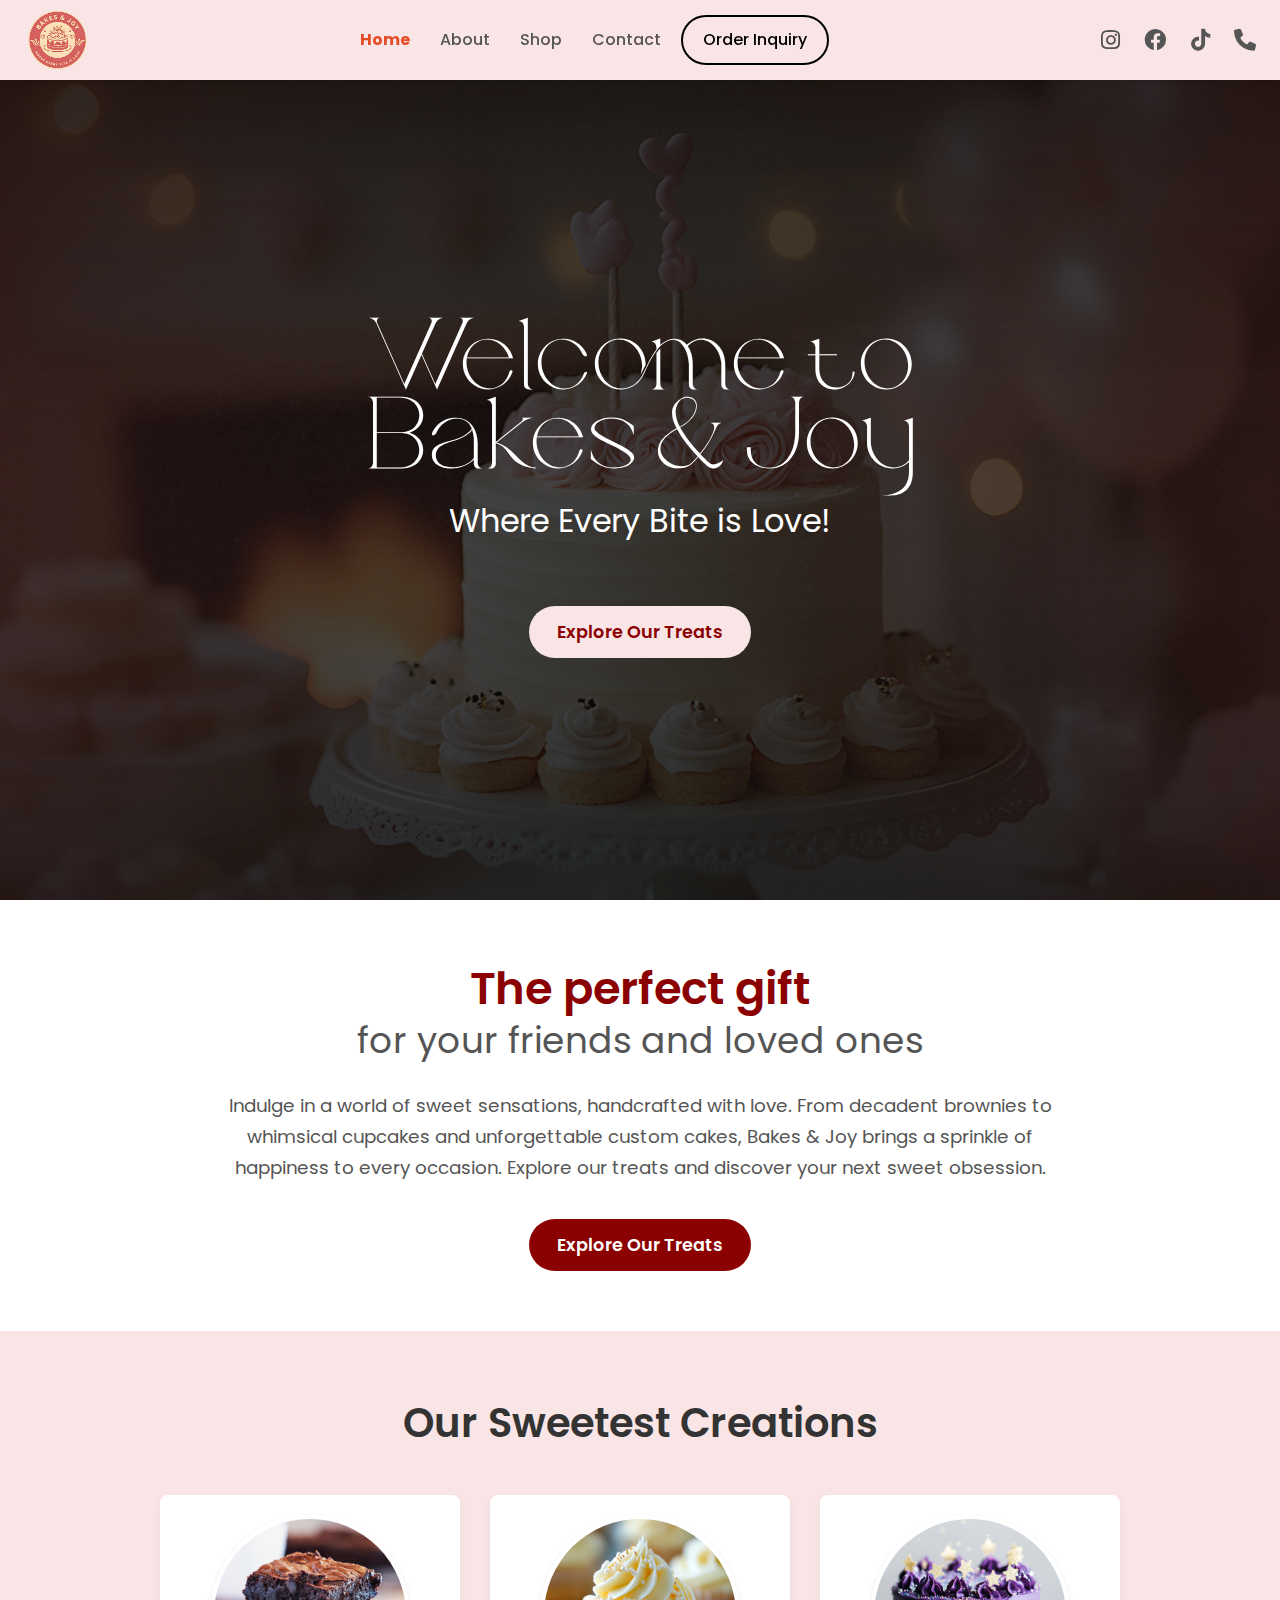
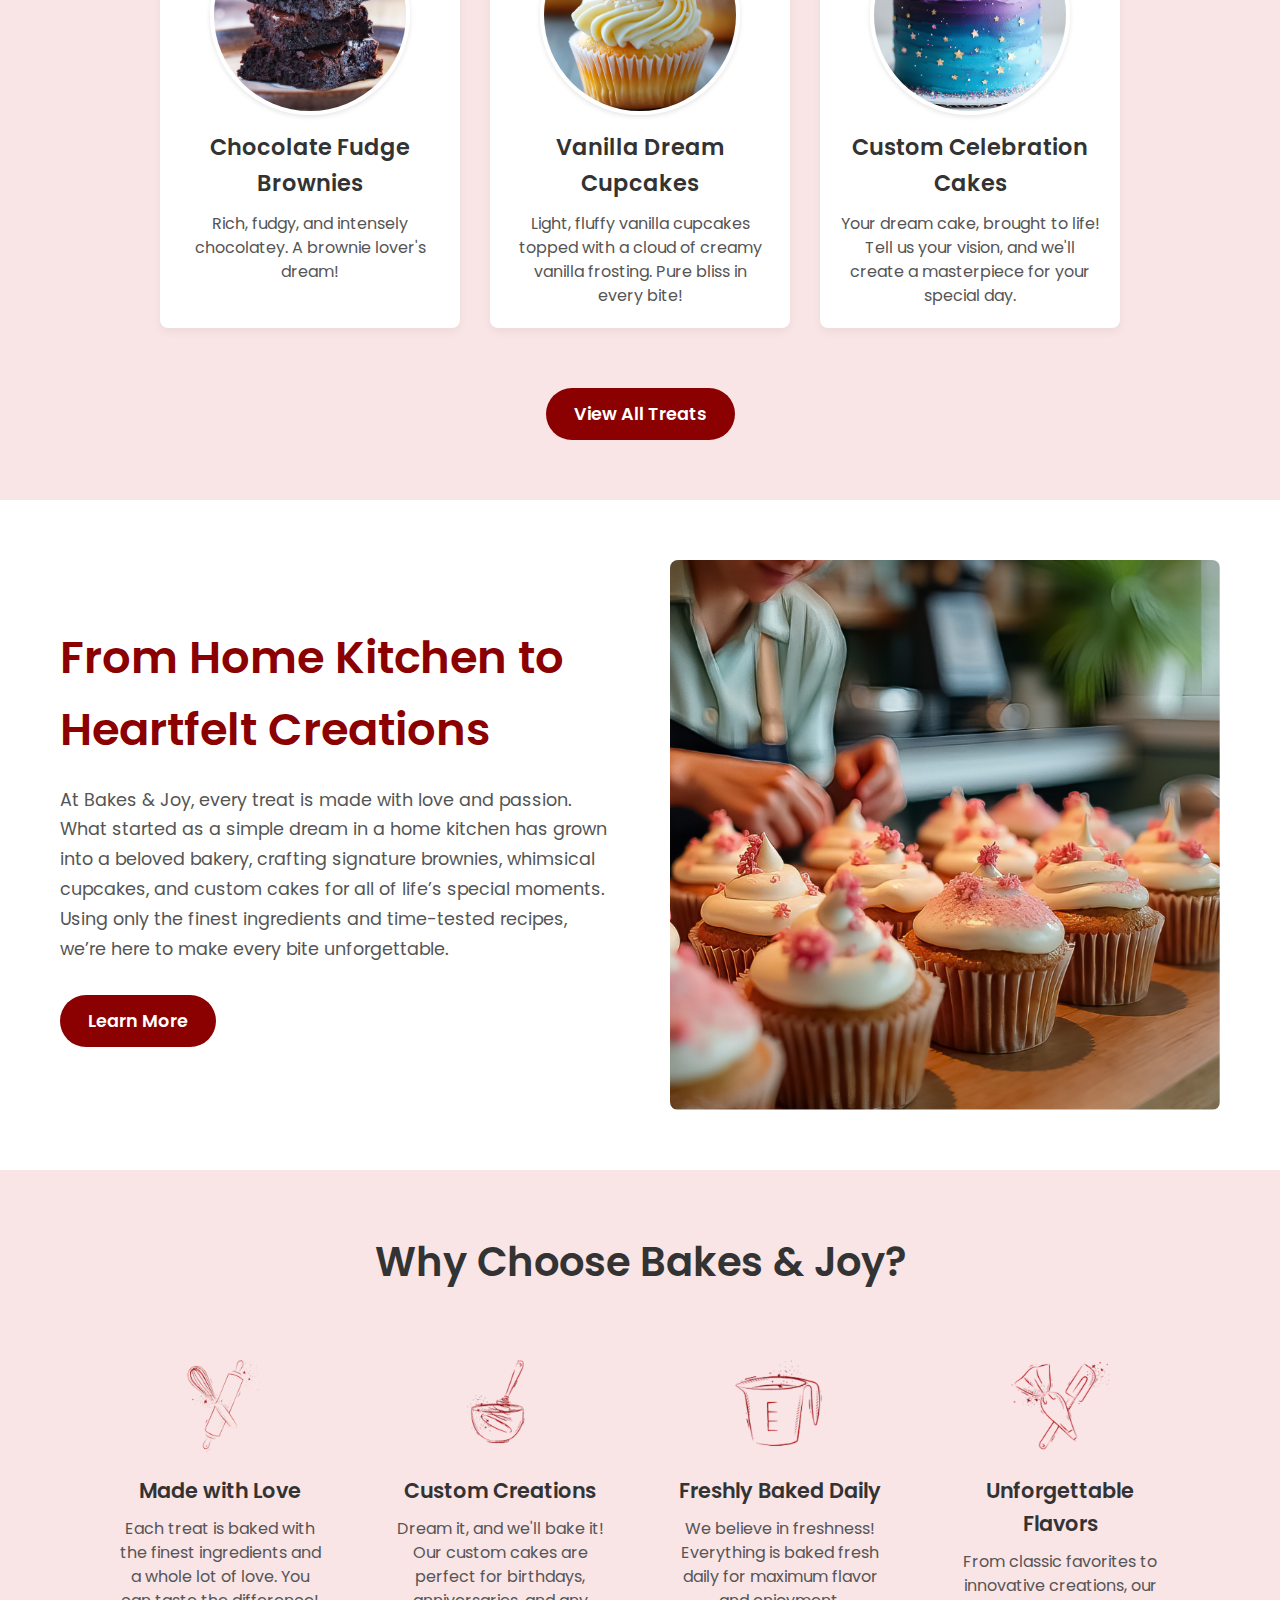
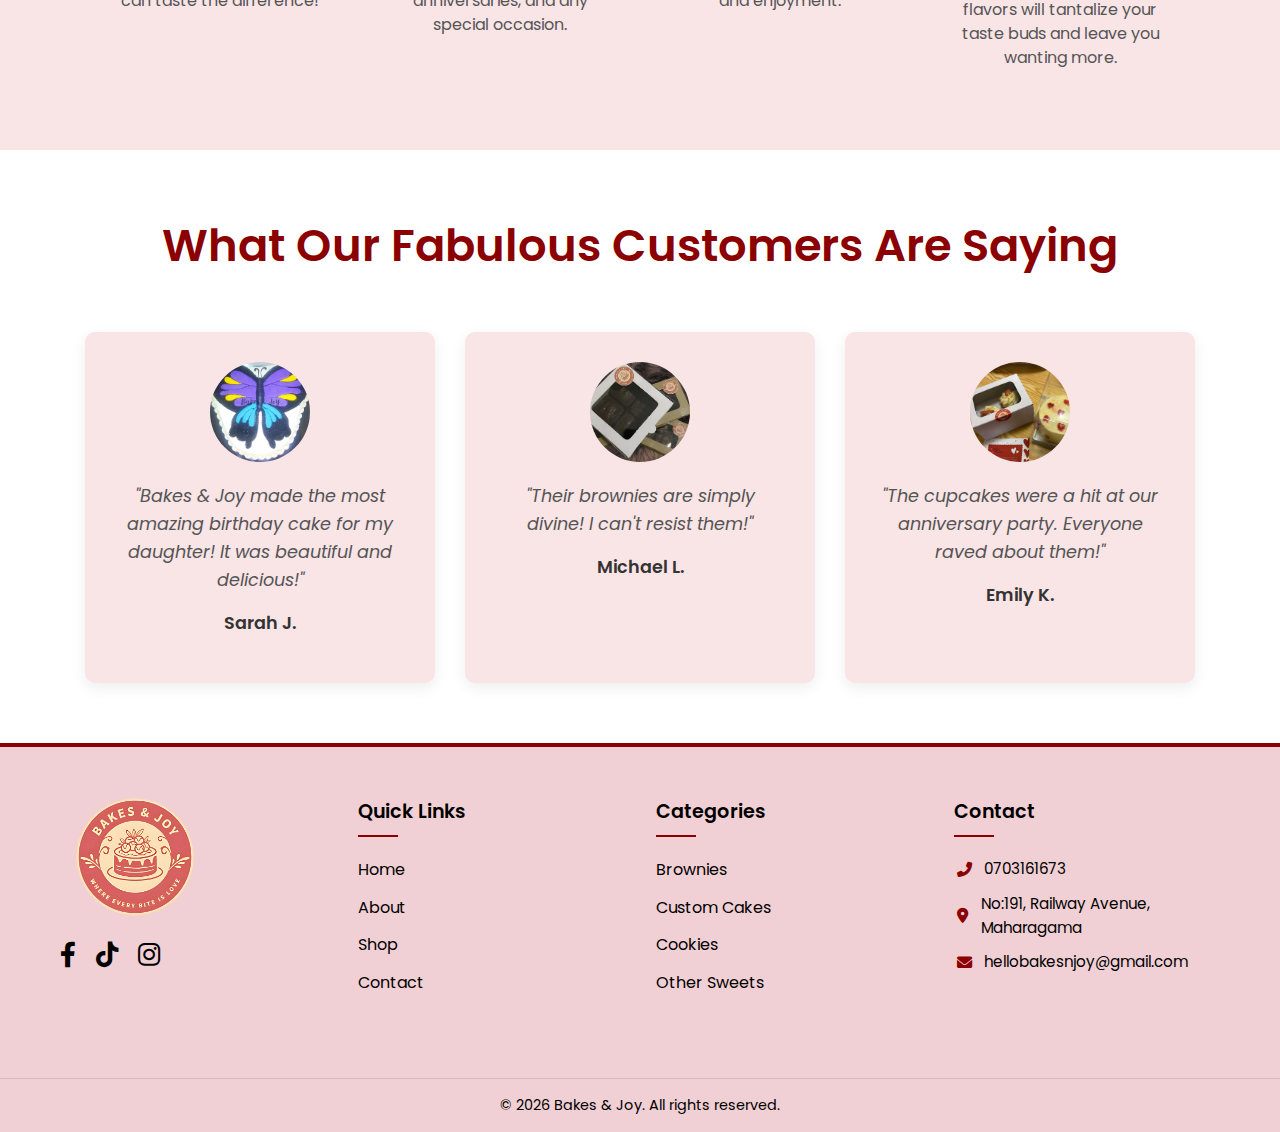
<file: index.html>
<!DOCTYPE html>
<html lang="en">

<head>
  <meta charset="UTF-8">
  <meta name="viewport" content="width=device-width, initial-scale=1.0">
  <title>Bakes & Joy - Where Every Bite is Love!</title>
  <link rel="stylesheet" href="css/home.css">
  <link rel="stylesheet" href="https://cdnjs.cloudflare.com/ajax/libs/font-awesome/6.0.0/css/all.min.css"
    integrity="sha512-9usAa10IRO0HhonpyAIVpjrylPvoDwiPUiKdWk5t3PyolY1cOd4DSE0Ga+ri4AuTroPR5aQvXU9xC6qOPnzFeg=="
    crossorigin="anonymous" referrerpolicy="no-referrer" />
  <link rel="stylesheet" href="https://fonts.googleapis.com/css2?family=Poppins:wght@300;400;500;600;700&display=swap">
</head>

<body>

  <!-- *** Re-use the SAME Header *** -->
  <header>
    <div class="logo">
      <a href="index.html"><img src="images/logo.png" alt="Bakes & Joy Logo"></a>
    </div>
    <nav>
      <ul>
        <li><a href="index.html" class="active-nav">Home</a></li>
        <li><a href="about.html">About</a></li>
        <li><a href="shop.html">Shop</a></li>
        <li><a href="contact.html">Contact</a></li>
      </ul>
      <!-- Link order inquiry to contact page form -->
      <a href="contact.html#contact-form-section" class="header-button">Order Inquiry</a>
    </nav>
    <div class="social-icons">
      <a href="#" target="_blank" aria-label="Instagram"><i class="fab fa-instagram"></i></a>
      <a href="#" target="_blank" aria-label="Facebook"><i class="fab fa-facebook"></i></a>
      <a href="#" target="_blank" aria-label="TikTok"><i class="fab fa-tiktok"></i></a>
      <a href="tel:0703161673" aria-label="Call Us"><i class="fas fa-phone"></i></a>
    </div>
  </header>

  <!-- *** START: Add Content Wrapper *** -->
  <div class="content-wrapper">
    <main>
      <!-- *** START: Hero Section (Now INSIDE Wrapper/Main) *** -->
      <!-- Added class="home-hero" -->
      <section id="hero" class="home-hero">
        <div class="hero-content">
          <h1>Welcome to Bakes & Joy</h1>
          <h2>Where Every Bite is Love!</h2>
          <a href="shop.html" class="button">Explore Our Treats</a>
        </div>
      </section>
      <!-- *** END: Hero Section *** -->

      <!-- *** START: Other Page Sections (Now INSIDE Wrapper/Main) *** -->
      <section id="perfect-gift">
        <div class="perfect-gift-content">
          <h2>The perfect gift <span>for your friends and loved ones</span></h2>
          <p>Indulge in a world of sweet sensations, handcrafted with love. From decadent brownies to whimsical
            cupcakes and unforgettable custom cakes, Bakes & Joy brings a sprinkle of happiness to every occasion.
            Explore our treats and discover your next sweet obsession.</p>
          <!-- Use button--red modifier for consistency? Optional. -->
          <a href="shop.html" class="button button--red">Explore Our Treats</a>
        </div>
      </section>

      <section id="featured">
        <h2>Our Sweetest Creations</h2>
        <div class="featured-items">
          <div class="item">
            <img src="images/brownie.png" alt="Chocolate Fudge Brownies">
            <h3>Chocolate Fudge Brownies</h3>
            <p>Rich, fudgy, and intensely chocolatey. A brownie lover's dream!</p>
          </div>
          <div class="item">
            <img src="images/cupcake.png" alt="Vanilla Dream Cupcakes">
            <h3>Vanilla Dream Cupcakes</h3>
            <p>Light, fluffy vanilla cupcakes topped with a cloud of creamy vanilla frosting. Pure bliss in every
              bite!</p>
          </div>
          <div class="item">
            <img src="images/cake.png" alt="Custom Celebration Cakes">
            <h3>Custom Celebration Cakes</h3>
            <p>Your dream cake, brought to life! Tell us your vision, and we'll create a masterpiece for your
              special day.</p>
          </div>
        </div>
        <!-- Use button--red modifier for consistency? Optional. -->
        <a href="shop.html" class="button button--red">View All Treats</a>
      </section>

      <section id="about-section">
        <div class="about-text">
          <h2>From Home Kitchen to Heartfelt Creations</h2>
          <p>At Bakes & Joy, every treat is made with love and passion. What started as a simple dream in a home kitchen has
            grown into a beloved bakery, crafting signature brownies, whimsical cupcakes, and custom cakes for all of life’s
            special moments. Using only the finest ingredients and time-tested recipes, we’re here to make every bite
            unforgettable.</p>
          <!-- This button had a different class, changed to standard button -->
          <!-- Use button--red modifier for consistency? Optional. -->
          <a href="about.html" class="button button--red">Learn More</a>
        </div>
        <div class="about-image">
          <img src="images/about.png" alt="about image">
        </div>
      </section>

      <section id="why-choose-us">
        <h2>Why Choose Bakes & Joy?</h2>
        <div class="why-choose-items">
          <div class="why-choose-item">
            <img src="images/love-icon.png" alt="Made with Love">
            <h3>Made with Love</h3>
            <p>Each treat is baked with the finest ingredients and a whole lot of love. You can taste the difference!</p>
          </div>
          <div class="why-choose-item">
            <img src="images/custom-icon.png" alt="Custom Creations">
            <h3>Custom Creations</h3>
            <p>Dream it, and we'll bake it! Our custom cakes are perfect for birthdays, anniversaries, and any special
              occasion.</p>
          </div>
          <div class="why-choose-item">
            <img src="images/fresh-icon.png" alt="Freshly Baked Daily">
            <h3>Freshly Baked Daily</h3>
            <p>We believe in freshness! Everything is baked fresh daily for maximum flavor and enjoyment.</p>
          </div>
          <div class="why-choose-item">
            <img src="images/flavour-icon.png" alt="Unforgettable Flavors">
            <h3>Unforgettable Flavors</h3>
            <p>From classic favorites to innovative creations, our flavors will tantalize your taste buds and leave you
              wanting more.</p>
          </div>
        </div>
      </section>

      <section id="testimonials">
        <h2>What Our Fabulous Customers Are Saying</h2>
        <div class="testimonial-container">
          <div class="testimonial-item">
            <div class="testimonial-image">
              <img src="images/testimonial-1.png" alt="Sarah J.">
            </div>
            <div class="testimonial-content">
              <p>"Bakes & Joy made the most amazing birthday cake for my daughter! It was beautiful and delicious!"</p>
              <p class="author">Sarah J.</p>
            </div>
          </div>
          <div class="testimonial-item">
            <div class="testimonial-image">
              <img src="images/testimonial-2.jpg" alt="Michael L.">
            </div>
            <div class="testimonial-content">
              <p>"Their brownies are simply divine! I can't resist them!"</p>
              <p class="author">Michael L.</p>
            </div>
          </div>
          <div class="testimonial-item">
            <div class="testimonial-image">
              <img src="images/testimonial-3.png" alt="Emily K.">
            </div>
            <div class="testimonial-content">
              <p>"The cupcakes were a hit at our anniversary party. Everyone raved about them!"</p>
              <p class="author">Emily K.</p>
            </div>
          </div>
        </div>
      </section>
      <!-- *** END: Other Page Sections *** -->

    </main>
  </div> <!-- *** END: Content Wrapper *** -->

  <footer class="footer">
     <!-- Footer content remains the same, ensure links are correct -->
     <div class="footer-row">
      <div class="footer-col">
        <img src="images/logo.png" alt="Bakes & Joy Logo" class="footer-logo-img"> <!-- Added class -->
        <div class="icons footer-social-icons"> <!-- Added class -->
          <a href="#" target="_blank" aria-label="Facebook"><i class="fa-brands fa-facebook-f"></i></a>
          <!-- Removed Twitter icon -->
          <a href="#" target="_blank" aria-label="TikTok"><i class="fa-brands fa-tiktok"></i></a>
          <a href="#" target="_blank" aria-label="Instagram"><i class="fa-brands fa-instagram"></i></a>
        </div>
      </div>
      <div class="footer-col">
        <h4>Quick Links</h4>
        <ul class="links">
          <li><a href="index.html">Home</a></li>
          <li><a href="about.html">About</a></li>
          <li><a href="shop.html">Shop</a></li>
          <li><a href="contact.html">Contact</a></li>
        </ul>
      </div>
      <div class="footer-col">
        <h4>Categories</h4>
        <ul class="links">
           <!-- Updated links -->
          <li><a href="shop.html#shop-brownies">Brownies</a></li>
          <li><a href="contact.html#contact-form-section">Custom Cakes</a></li>
          <li><a href="shop.html#shop-cookies">Cookies</a></li>
          <li><a href="shop.html#shop-other-sweets">Other Sweets</a></li>
        </ul>
      </div>
      <div class="footer-col">
        <h4>Contact</h4>
        <p><i class="fas fa-phone-alt"></i> <a href="tel:0703161673">0703161673</a></p>
        <p><i class="fas fa-map-marker-alt"></i> No:191, Railway Avenue, Maharagama</p>
        <p><i class="fas fa-envelope"></i> <a href="mailto:hellobakesnjoy@gmail.com">hellobakesnjoy@gmail.com</a></p>
      </div>
    </div>
  </footer>

  <div class="copyright">
    <p>© 2024 Bakes & Joy. All rights reserved.</p>
  </div>

  <script>
    // Corrected JS selector for copyright year
    document.addEventListener('DOMContentLoaded', function() {
      const copyrightText = document.querySelector('.copyright p'); // Simpler selector
      if (copyrightText) {
        copyrightText.textContent = `© ${new Date().getFullYear()} Bakes & Joy. All rights reserved.`;
      }
    });
  </script>

</html>
</file>
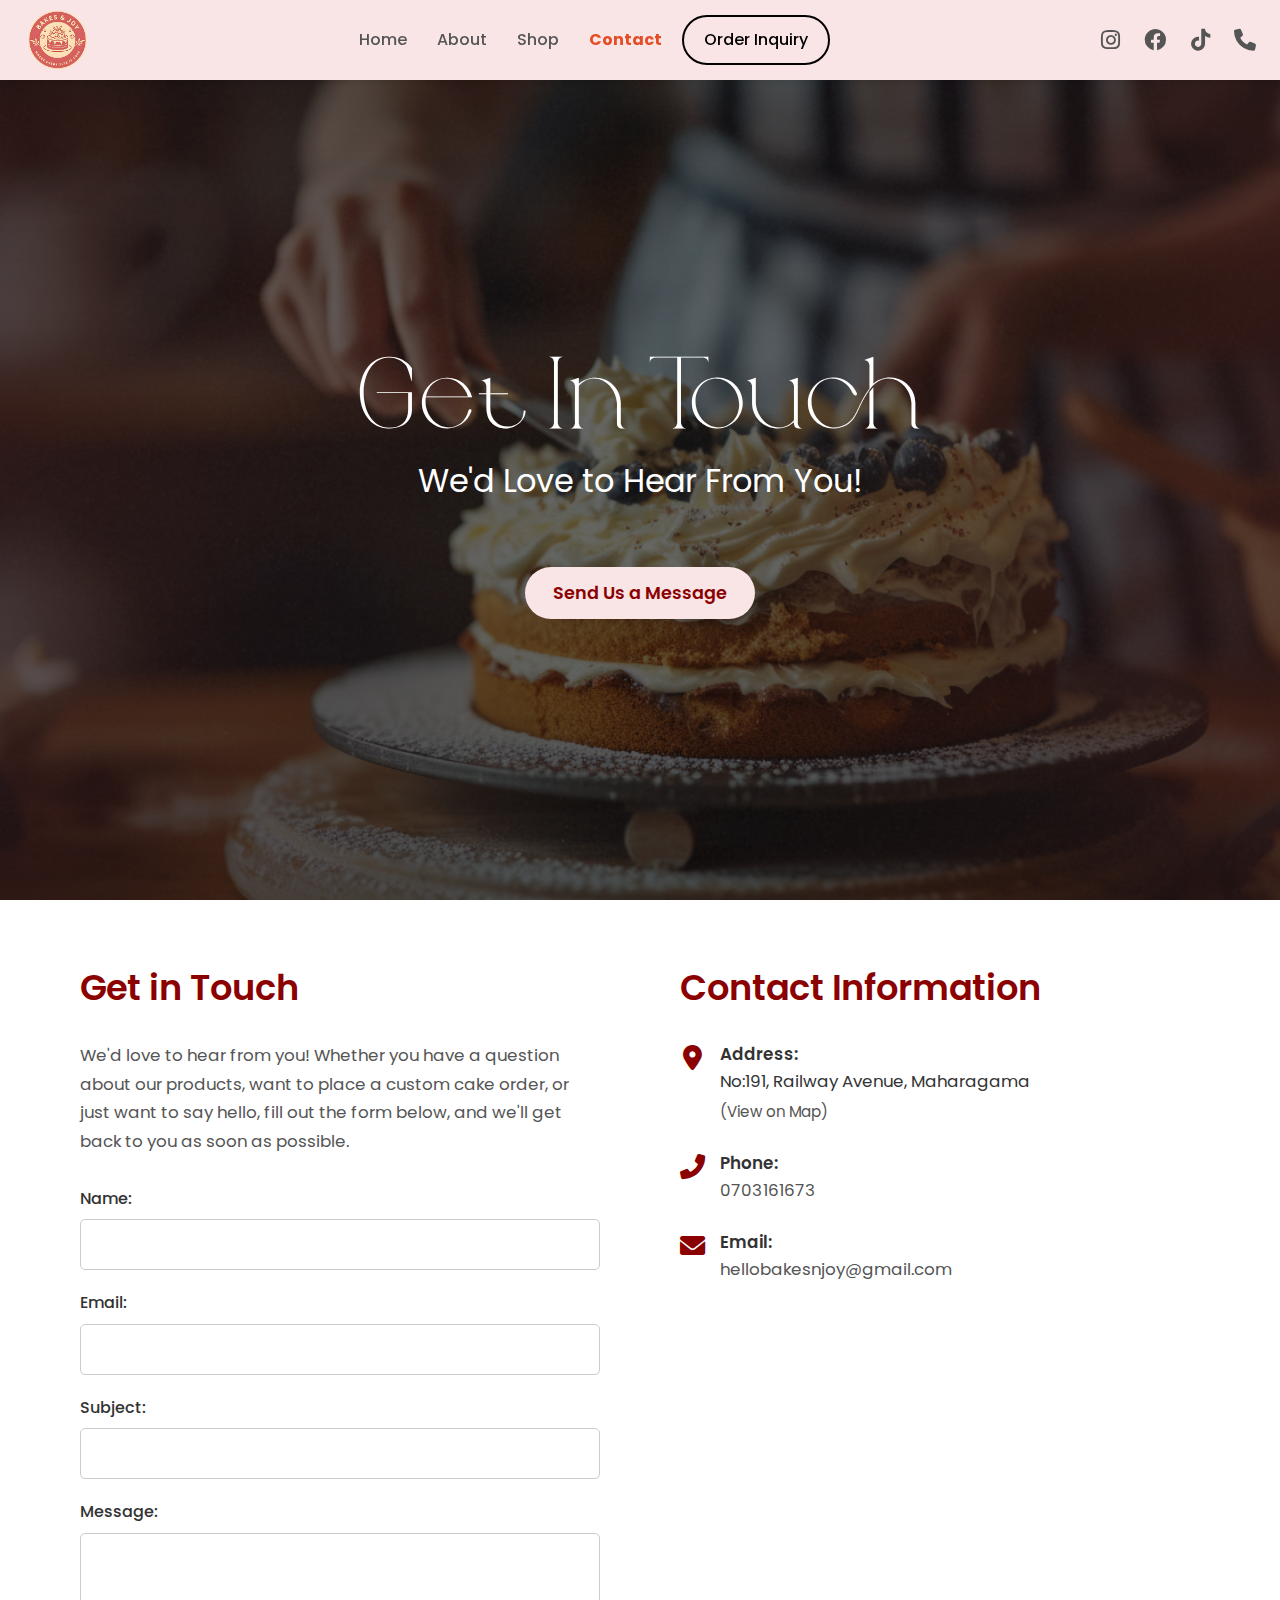
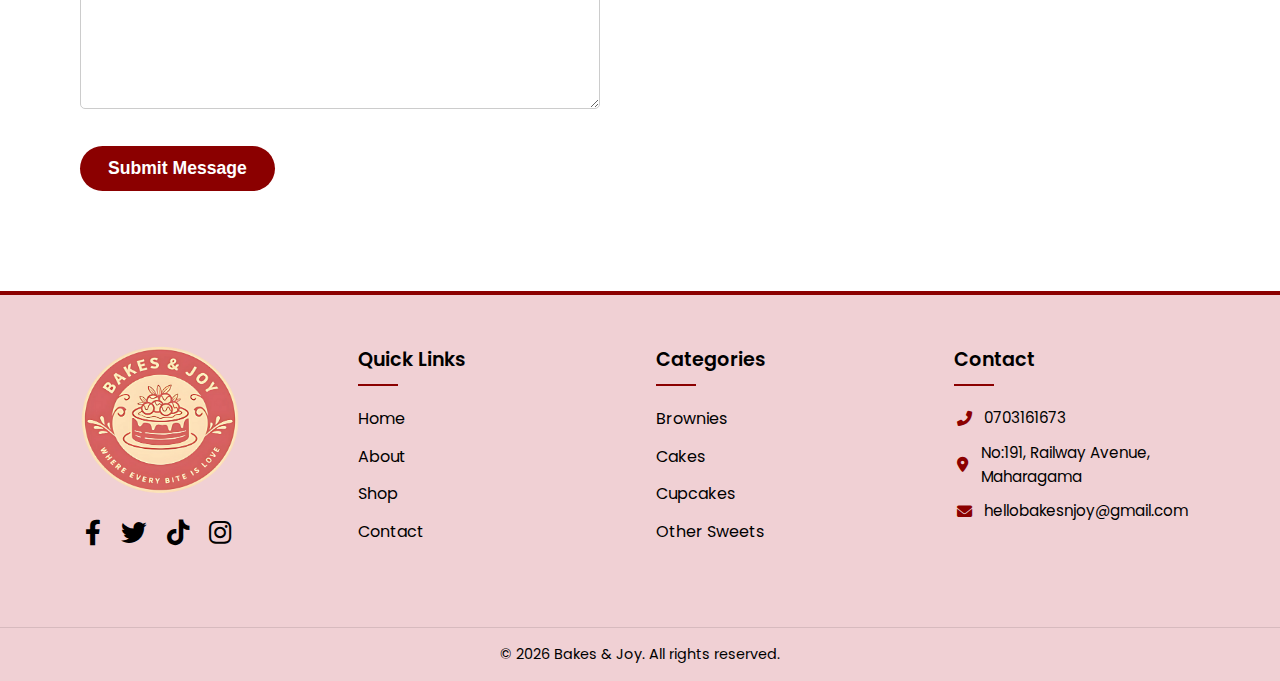
<file: contact.html>
<!DOCTYPE html>
<html lang="en">

<head>
  <meta charset="UTF-8">
  <meta name="viewport" content="width=device-width, initial-scale=1.0">
  <!-- *** Update Title and Add Meta Description *** -->
  <title>Contact Us - Bakes & Joy</title>
  <meta name="description" content="Get in touch with Bakes & Joy! Ask questions, inquire about custom orders, or just say hello using our contact form or contact details.">

  <link rel="stylesheet" href="css/home.css"> <!-- Link to the SAME CSS file -->
  <link rel="stylesheet" href="https://cdnjs.cloudflare.com/ajax/libs/font-awesome/6.0.0/css/all.min.css"
    integrity="sha512-9usAa10IRO0HhonpyAIVpjrylPvoDwiPUiKdWk5t3PyolY1cOd4DSE0Ga+ri4AuTroPR5aQvXU9xC6qOPnzFeg=="
    crossorigin="anonymous" referrerpolicy="no-referrer" />
  <link rel="stylesheet" href="https://fonts.googleapis.com/css2?family=Poppins:wght@300;400;500;600;700&display=swap">
  <!-- Add Favicon links here if you have them -->
  <!-- <link rel="icon" href="/favicon.ico" sizes="any"> -->
  <!-- <link rel="apple-touch-icon" href="/apple-touch-icon.png"> -->
</head>

<body>

  <!-- *** Re-use the SAME Header *** -->
  <header>
    <div class="logo">
      <a href="index.html"><img src="images/logo.png" alt="Bakes & Joy Logo"></a>
    </div>
    <nav>
      <ul>
        <li><a href="index.html">Home</a></li>
        <li><a href="about.html">About</a></li>
        <li><a href="shop.html">Shop</a></li>
        <!-- Add 'active' class for the current page -->
        <li><a href="contact.html" class="active-nav">Contact</a></li>
      </ul>
      <a href="#contact-form-section" class="header-button">Order Inquiry</a>
    </nav>
    <div class="social-icons">
      <a href="#" target="_blank" aria-label="Instagram"><i class="fab fa-instagram"></i></a>
      <a href="#" target="_blank" aria-label="Facebook"><i class="fab fa-facebook"></i></a>
      <a href="#" target="_blank" aria-label="TikTok"><i class="fab fa-tiktok"></i></a>
      <a href="tel:0703161673" aria-label="Call Us"><i class="fas fa-phone"></i></a>
    </div>
  </header>

  <!-- *** Wrap Main Content for Sticky Footer *** -->
  <div class="content-wrapper">
    <main>

      <!-- Optional: Add a simple introductory banner/title -->
      <section id="hero" class="contact-hero"> <!-- Added class="contact-hero" -->
        <div class="hero-content">
          <h1>Get In Touch</h1>
          <h2>We'd Love to Hear From You!</h2>
          <!-- Optional: Button linking to the form -->
          <a href="#contact-form-section" class="button">Send Us a Message</a>
        </div>
      </section>

      <!-- Container for Form and Info (for potential side-by-side layout) -->
      <div class="contact-page-container">

        <!-- Section 1: Contact Form -->
        <section id="contact-form-section">
          <h2>Get in Touch</h2>
          <p class="form-intro">We'd love to hear from you! Whether you have a question about our products, want to place a custom cake order, or just want to say hello, fill out the form below, and we'll get back to you as soon as possible.</p>

          <!-- NOTE: This form requires server-side code to actually send an email -->
          <form id="contact-form" class="contact-form" action="#" method="POST">
             <!-- Add a hidden field for Netlify/Formspree if using -->
             <!-- <input type="hidden" name="form-name" value="contact"> -->

            <div class="form-group">
              <label for="name">Name:</label>
              <input type="text" id="name" name="name" required>
            </div>

            <div class="form-group">
              <label for="email">Email:</label>
              <input type="email" id="email" name="email" required>
            </div>

            <div class="form-group">
              <label for="subject">Subject:</label>
              <input type="text" id="subject" name="subject" required>
            </div>

            <div class="form-group">
              <label for="message">Message:</label>
              <textarea id="message" name="message" rows="6" required></textarea>
            </div>

            <button type="submit" class="button button--red">Submit Message</button>
          </form>
           <!-- Optional: Message shown after submission (handled by JS/Server) -->
           <div id="form-confirmation" style="display: none; margin-top: 20px; color: green; font-weight: bold;">
             Thank you for your message! We'll be in touch soon.
           </div>
        </section>

        <!-- Section 2: Contact Information -->
        <section id="contact-info-section">
          <h2>Contact Information</h2>
          <div class="contact-details-container">
            <div class="contact-detail">
              <i class="fas fa-map-marker-alt contact-icon"></i>
              <div class="contact-text">
                <strong>Address:</strong><br>
                No:191, Railway Avenue, Maharagama
                 <!-- Optional: Link to Google Maps -->
                 <br><a href="YOUR_GOOGLE_MAPS_LINK_HERE" target="_blank" class="map-link">(View on Map)</a>
              </div>
            </div>
            <div class="contact-detail">
              <i class="fas fa-phone-alt contact-icon"></i>
              <div class="contact-text">
                <strong>Phone:</strong><br>
                <a href="tel:0703161673">0703161673</a>
              </div>
            </div>
            <div class="contact-detail">
              <i class="fas fa-envelope contact-icon"></i>
              <div class="contact-text">
                <strong>Email:</strong><br>
                <a href="mailto:hellobakesnjoy@gmail.com">hellobakesnjoy@gmail.com</a>
              </div>
            </div>
             <!-- Optional: Add Opening Hours -->
            <!--
            <div class="contact-detail">
              <i class="fas fa-clock contact-icon"></i>
              <div class="contact-text">
                <strong>Hours:</strong><br>
                Mon - Fri: 9am - 5pm<br>
                Sat: 10am - 3pm <br>
                Sun: Closed
              </div>
            </div>
             -->
          </div>

          <!-- Optional: Embed a Google Map -->
          <!--
          <div class="map-container">
            <iframe
              src="YOUR_GOOGLE_MAPS_EMBED_LINK_HERE"
              width="100%"
              height="350"
              style="border:0;"
              allowfullscreen=""
              loading="lazy"
              referrerpolicy="no-referrer-when-downgrade">
            </iframe>
          </div>
          -->
        </section>

      </div> <!-- End contact-page-container -->

    </main>
  </div> <!-- End content-wrapper -->

  <footer class="footer">
    <div class="footer-row">
      <div class="footer-col">
        <img src="images/logo.png" alt="Bakes & Joy Logo" style="width: 200px; height: 150px;">
        <div class="icons" style="margin-left: 25px;">
          <a href="#"><i class="fa-brands fa-facebook-f"></i></a>
          <a href="#"><i class="fa-brands fa-twitter"></i></a>
          <a href="#"><i class="fa-brands fa-tiktok"></i></a>
          <a href="#"><i class="fa-brands fa-instagram"></i></a>
        </div>
      </div>
      <div class="footer-col">
        <h4>Quick Links</h4>
        <ul class="links">
          <li><a href="index.html">Home</a></li>
          <li><a href="about.html">About</a></li>
          <li><a href="shop.html">Shop</a></li>
          <li><a href="contact.html">Contact</a></li>
        </ul>
      </div>
      <div class="footer-col">
        <h4>Categories</h4>
        <ul class="links">
          <li><a href="/shop/brownies">Brownies</a></li>
          <li><a href="/shop/cakes">Cakes</a></li>
          <li><a href="/shop/cupcakes">Cupcakes</a></li>
          <li><a href="/shop/other-sweets">Other Sweets</a></li>
        </ul>
      </div>
      <div class="footer-col">
        <h4>Contact</h4>
        <p><i class="fas fa-phone-alt"></i> 0703161673</p>
        <p><i class="fas fa-map-marker-alt"></i> No:191, Railway Avenue, Maharagama</p>
        <p><i class="fas fa-envelope"></i> <a>hellobakesnjoy@gmail.com</a></p>
      </div>
    </div>
  </footer>

  <div class="copyright">
    <p>© 2024 Bakes & Joy. All rights reserved.</p>
  </div>

  <!-- Re-use the SAME Script for Copyright Year -->
  <script>
    document.addEventListener('DOMContentLoaded', function() {
      const copyrightText = document.querySelector('.copyright p');
      if (copyrightText) {
        copyrightText.textContent = `© ${new Date().getFullYear()} Bakes & Joy. All rights reserved.`;
      }

      // Basic form confirmation display (replace with actual form handling logic)
      const contactForm = document.getElementById('contact-form');
      const formConfirmation = document.getElementById('form-confirmation');
      if (contactForm && formConfirmation) {
        contactForm.addEventListener('submit', function(event) {
          // Prevent actual submission for this example
          event.preventDefault();
          // In a real scenario, you'd validate and send data here
          // Then show confirmation on success
          formConfirmation.style.display = 'block';
          contactForm.style.display = 'none'; // Hide form
          // Optionally reset form: contactForm.reset();
        });
      }
    });
  </script>

</body>
</html>
</file>
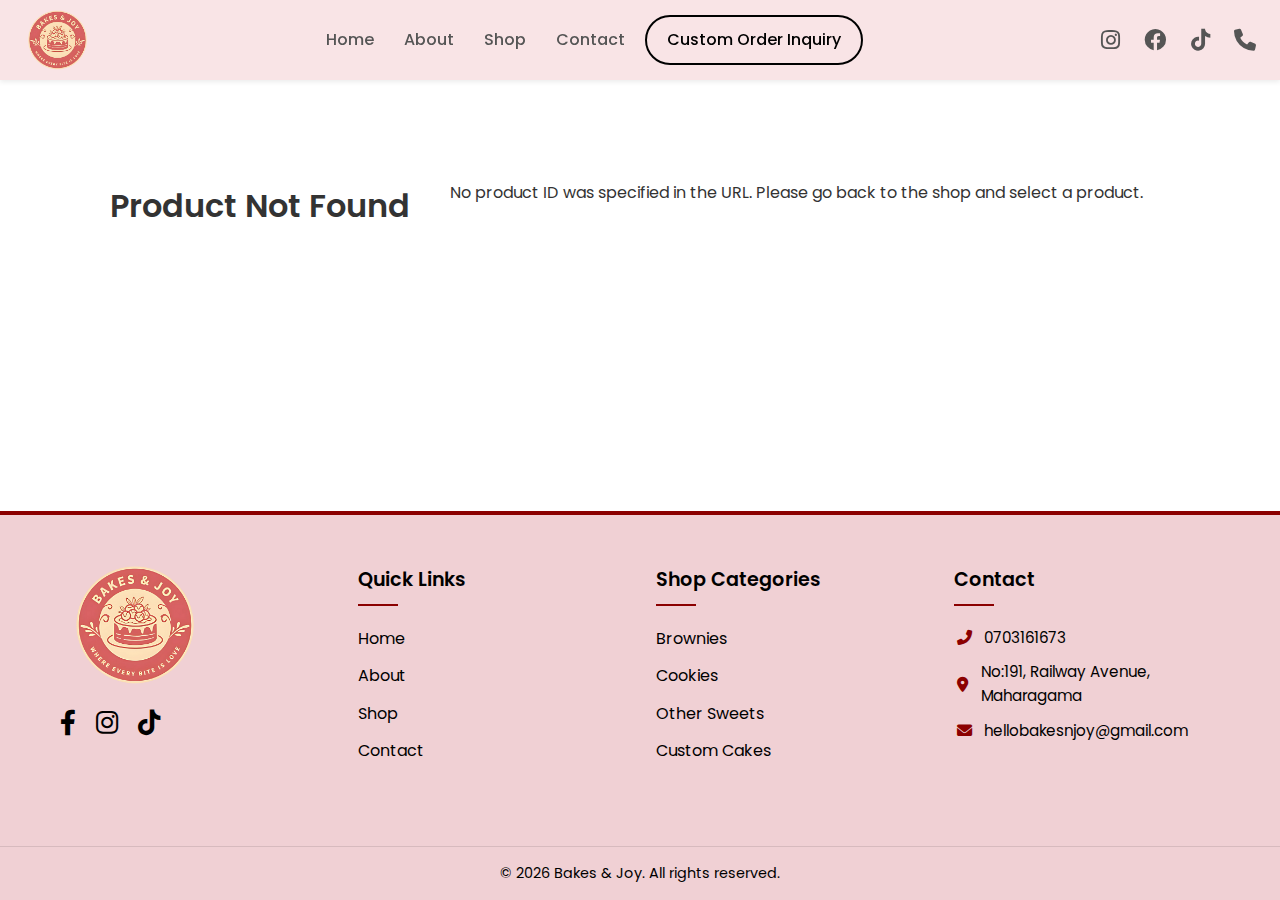
<file: product-template.html>
<!DOCTYPE html>
<html lang="en">

<head>
  <meta charset="UTF-8">
  <meta name="viewport" content="width=device-width, initial-scale=1.0">

  <!-- === DYNAMIC CONTENT START === -->
  <title><!-- [Product Name Here] --> - Bakes & Joy</title>
  <meta name="description" content="Order our <!-- [Product Name Here] -->. <!-- [Short Product Description Here] --> Baked with love by Bakes & Joy.">
  <!-- === DYNAMIC CONTENT END === -->

  <link rel="stylesheet" href="css/home.css"> <!-- Link to your main CSS -->
  <link rel="stylesheet" href="https://cdnjs.cloudflare.com/ajax/libs/font-awesome/6.0.0/css/all.min.css"
    integrity="sha512-9usAa10IRO0HhonpyAIVpjrylPvoDwiPUiKdWk5t3PyolY1cOd4DSE0Ga+ri4AuTroPR5aQvXU9xC6qOPnzFeg=="
    crossorigin="anonymous" referrerpolicy="no-referrer" />
  <link rel="stylesheet" href="https://fonts.googleapis.com/css2?family=Poppins:wght@300;400;500;600;700&display=swap">
  <link rel="icon" href="/favicon.ico" sizes="any"> <!-- TODO: Add your favicon -->
  <link rel="apple-touch-icon" href="/apple-touch-icon.png"> <!-- TODO: Add your apple touch icon -->

  <!--
    RECOMMENDATION: Move these styles into your main css/home.css file
    (or create a new css/product.css and link it)
    using the class names provided (e.g., .product-detail-container)
  -->
  <style>
    .product-detail-container { display: flex; flex-wrap: wrap; gap: 40px; max-width: 1100px; margin: 40px auto; padding: 0 20px; }
    .product-image-column { flex: 1; min-width: 300px; }
    .product-image-column img { width: 100%; max-width: 500px; height: auto; border-radius: 8px; box-shadow: 0 4px 12px rgba(0, 0, 0, 0.1); margin: 0 auto; display: block; }
    .product-info-column { flex: 1; min-width: 300px; }
    .product-info-column h1 { font-size: 2.5em; color: var(--color-text-primary-red); margin-bottom: 15px; text-align: left; }
    .product-price-single { font-size: 1.8em; font-weight: 600; color: var(--color-text-dark); margin-bottom: 25px; }
    .product-description-single { font-size: 1.1em; line-height: 1.7; color: var(--color-text-medium); margin-bottom: 25px; }
    .ingredients-section { margin-bottom: 25px; }
    .ingredients-section h4 { font-size: 1.2em; margin-bottom: 10px; color: var(--color-text-dark); font-weight: 600; }
    .ingredients-section p, .ingredients-section ul { font-size: 1em; color: var(--color-text-medium); line-height: 1.6; }
    .ingredients-section ul { list-style: disc; margin-left: 20px; }
    .quantity-selector { display: flex; align-items: center; gap: 10px; margin-bottom: 30px; }
    .quantity-selector label { font-weight: 600; }
    .quantity-selector input[type="number"] { width: 60px; padding: 8px 10px; text-align: center; border: 1px solid #ccc; border-radius: 4px; font-size: 1em; }
    .add-to-cart-button { padding: 15px 35px; font-size: 1.2em; }
    #related-products { padding: 60px 20px; background-color: var(--color-bg-light-pink); text-align: center; }
    #related-products h2 { font-size: 2.5em; color: var(--color-text-primary-red); margin-bottom: 40px; }
    #related-products .product-grid { max-width: 1200px; margin: 0 auto; }
    @media (max-width: 768px) {
        .product-info-column h1 { font-size: 2em; text-align: center; }
        .product-price-single { font-size: 1.6em; text-align: center; }
        .product-description-single, .ingredients-section { text-align: center; }
        .ingredients-section ul { text-align: left; display: inline-block; }
        .quantity-selector { justify-content: center; }
        .add-to-cart-button { display: block; width: 80%; margin: 0 auto; }
    }
  </style>
</head>

<body>

  <!-- ======================= -->
  <!--    Reusable Header      -->
  <!-- ======================= -->
  <header>
    <!-- Your standard header code here... -->
    <div class="logo"> <a href="index.html"><img src="images/logo.png" alt="Bakes & Joy Logo"></a> </div>
    <nav>
      <ul>
        <li><a href="index.html">Home</a></li>
        <li><a href="about.html">About</a></li>
        <!-- Removed active-nav class, as this isn't the main shop page -->
        <li><a href="shop.html">Shop</a></li>
        <li><a href="contact.html">Contact</a></li>
      </ul>
      <a href="contact.html" class="header-button">Custom Order Inquiry</a>
    </nav>
    <div class="social-icons">
      <!-- TODO: Replace placeholder URLs -->
      <a href="YOUR_INSTAGRAM_URL" target="_blank" aria-label="Instagram"><i class="fab fa-instagram"></i></a>
      <a href="YOUR_FACEBOOK_URL" target="_blank" aria-label="Facebook"><i class="fab fa-facebook"></i></a>
      <a href="YOUR_TIKTOK_URL" target="_blank" aria-label="TikTok"><i class="fab fa-tiktok"></i></a>
      <a href="tel:0703161673" aria-label="Call Us"><i class="fas fa-phone"></i></a>
    </div>
  </header>

  <!-- ======================= -->
  <!--  Main Content Wrapper   -->
  <!-- ======================= -->
  <div class="content-wrapper">
    <main>

      <!-- ========================== -->
      <!-- Single Product Details   -->
      <!-- ========================== -->
      <section id="product-details">
        <div class="product-detail-container">

          <!-- === DYNAMIC CONTENT START === -->
          <!-- Product Image Column -->
          <div class="product-image-column">
             <!-- Populated by JS -->
            <img src="" alt="Loading product image...">
          </div>

          <!-- Product Information Column -->
          <div class="product-info-column">
             <!-- Populated by JS -->
            <h1>Loading...</h1>

             <!-- Populated by JS -->
            <p class="product-price-single"> </p>

             <!-- Populated by JS -->
            <p class="product-description-single">
              Loading description...
            </p>

            <!-- Ingredients Section (Populated by JS, hidden if no ingredients) -->
            <div class="ingredients-section" style="display: none;"> <!-- Hidden initially -->
              <h4>Ingredients:</h4>
               <!-- Populated by JS -->
               <p></p>
            </div>
            <!-- === DYNAMIC CONTENT END === -->

            <!-- Quantity Selector -->
            <div class="quantity-selector">
              <label for="quantity">Quantity:</label>
              <input type="number" id="quantity" name="quantity" value="1" min="1" aria-label="Quantity">
            </div>

            <!-- Add to Cart Button -->
            <!-- Needs real cart JS implementation -->
            <button type="submit" class="button button--red add-to-cart-button" disabled> <!-- Disabled initially -->
              <i class="fas fa-shopping-cart"></i> Add to Cart
            </button>

          </div> <!-- End Product Info Column -->
        </div> <!-- End Product Detail Container -->
      </section>

      <!-- ========================== -->
      <!--    Related Products        -->
      <!-- ========================== -->
      <section id="related-products" style="display: none;"> <!-- Hidden initially -->
        <h2>You Might Also Like</h2>
        <div class="product-grid">
          <!-- === DYNAMIC CONTENT START === -->
          <!-- Populated by JS -->
          <!-- === DYNAMIC CONTENT END === -->
        </div> <!-- End Related Product Grid -->
      </section>

    </main>
  </div> <!-- End content-wrapper -->

  <!-- ======================= -->
  <!--    Reusable Footer      -->
  <!-- ======================= -->
  <footer class="footer">
    <!-- Your standard footer code here... -->
    <div class="footer-row">
      <div class="footer-col"> <img src="images/logo.png" alt="Bakes & Joy Logo" class="footer-logo-img"> <div class="icons footer-social-icons"> <!-- TODO: Replace placeholder URLs --><a href="YOUR_FACEBOOK_URL" target="_blank" aria-label="Facebook"><i class="fa-brands fa-facebook-f"></i></a> <a href="YOUR_INSTAGRAM_URL" target="_blank" aria-label="Instagram"><i class="fab fa-instagram"></i></a> <a href="YOUR_TIKTOK_URL" target="_blank" aria-label="TikTok"><i class="fab fa-tiktok"></i></a> </div> </div>
      <div class="footer-col"> <h4>Quick Links</h4> <ul class="links"> <li><a href="index.html">Home</a></li> <li><a href="about.html">About</a></li> <li><a href="shop.html">Shop</a></li> <li><a href="contact.html">Contact</a></li> </ul> </div>
      <div class="footer-col"> <h4>Shop Categories</h4> <ul class="links"> <li><a href="shop.html#shop-brownies">Brownies</a></li> <li><a href="shop.html#shop-cookies">Cookies</a></li> <li><a href="shop.html#shop-other-sweets">Other Sweets</a></li> <li><a href="contact.html">Custom Cakes</a></li> </ul> </div>
      <div class="footer-col"> <h4>Contact</h4> <p><i class="fas fa-phone-alt"></i> <a href="tel:0703161673">0703161673</a></p> <p><i class="fas fa-map-marker-alt"></i> No:191, Railway Avenue, Maharagama</p> <p><i class="fas fa-envelope"></i> <a href="mailto:hellobakesnjoy@gmail.com">hellobakesnjoy@gmail.com</a></p> </div>
    </div>
  </footer>

  <!-- ======================= -->
  <!--   Reusable Copyright    -->
  <!-- ======================= -->
  <div class="copyright">
    <p>© 2024 Bakes & Joy. All rights reserved.</p>
  </div>

  <!-- ======================================= -->
  <!--  DYNAMIC CONTENT & INTERACTIVITY SCRIPT -->
  <!-- ======================================= -->
  <script>
    document.addEventListener('DOMContentLoaded', function() {
      // --- Helper Functions ---
      const getProductIdFromUrl = () => {
        const urlParams = new URLSearchParams(window.location.search);
        return urlParams.get('id'); // Gets value of 'id' parameter
      };

      const fetchProducts = async () => {
        try {
          // Adjust path if products.json is not in the root directory
          const response = await fetch('products.json'); // Make sure products.json is accessible from this page's path
          if (!response.ok) {
            throw new Error(`HTTP error! status: ${response.status}`);
          }
          return await response.json();
        } catch (error) {
          console.error("Could not fetch products:", error);
          return null; // Return null indicates failure
        }
      };

      const findProductById = (products, id) => {
        if (!products || !id) return null;
        return products.find(p => p.id === id);
      };

      const populateProductDetails = (product) => {
        if (!product) return; // Do nothing if product is null

        // --- Populate Head ---
        document.title = `${product.name} - Bakes & Joy`;
        const metaDescription = document.querySelector('meta[name="description"]');
        if (metaDescription) {
          // Use the first sentence or a fixed length for short description
          const shortDesc = product.description ? (product.description.split('.')[0] + '.') : 'Delicious treats';
          metaDescription.content = `Order our ${product.name}. ${shortDesc} Baked with love by Bakes & Joy.`;
        }

        // --- Populate Body ---
        const imageElement = document.querySelector('.product-image-column img');
        const nameElement = document.querySelector('.product-info-column h1');
        const priceElement = document.querySelector('.product-price-single');
        const descriptionElement = document.querySelector('.product-description-single');
        const ingredientsContainer = document.querySelector('.ingredients-section'); // Target the container div
        const ingredientsElement = ingredientsContainer?.querySelector('p'); // Target the <p> inside
        const addToCartButton = document.querySelector('.add-to-cart-button');

        if (imageElement) {
          imageElement.src = product.image_url || 'images/placeholder.png'; // Provide a fallback image
          imageElement.alt = product.name;
        }
        if (nameElement) nameElement.textContent = product.name;
        if (priceElement) priceElement.textContent = product.price || 'Price unavailable';
        if (descriptionElement) descriptionElement.textContent = product.description || 'No description available.';

        // Handle ingredients display
        if (ingredientsContainer && ingredientsElement) {
            if (product.ingredients) {
                ingredientsElement.textContent = product.ingredients;
                ingredientsContainer.style.display = ''; // Show the section
            } else {
                 ingredientsContainer.style.display = 'none'; // Keep section hidden if no ingredients
            }
        }

        // Update Add to Cart button's context and enable it
        if (addToCartButton) {
            addToCartButton.dataset.productId = product.id;
            addToCartButton.disabled = false; // Enable the button now that product data is loaded
        }
      };

      const populateRelatedProducts = (allProducts, currentProduct) => {
         if (!allProducts || !currentProduct) return;

         const relatedSection = document.getElementById('related-products');
         const relatedContainer = relatedSection?.querySelector('.product-grid');
         if (!relatedContainer || !relatedSection) return;

         // --- Simple Related Product Logic: Same Category, Not Self ---
         const related = allProducts.filter(p =>
             p.category === currentProduct.category && p.id !== currentProduct.id
         );

         // Shuffle and pick max 4 related items
         const shuffledRelated = related.sort(() => 0.5 - Math.random());
         const itemsToShow = shuffledRelated.slice(0, 4); // Show max 4 related items

         relatedContainer.innerHTML = ''; // Clear any placeholders

         if (itemsToShow.length === 0) {
             relatedSection.style.display = 'none'; // Hide section if no related items
             return;
         } else {
              relatedSection.style.display = ''; // Ensure section is visible
         }

         itemsToShow.forEach(item => {
            // Re-use the product item structure from shop page (ensure CSS matches)
            const itemDiv = document.createElement('div');
            itemDiv.classList.add('product-item'); // Use consistent class

            const shortDesc = item.description
                             ? (item.description.length > 100 ? item.description.substring(0, 97) + '...' : item.description)
                             : ''; // Handle missing description

            itemDiv.innerHTML = `
              <img src="${item.image_url || 'images/placeholder.png'}" alt="${item.name}" class="product-image" loading="lazy">
              <h3 class="product-name">${item.name}</h3>
              <p class="product-description">${shortDesc}</p>
              <p class="product-price">${item.price || ''}</p>
              <a href="product-detail.html?id=${item.id}" class="button button--red product-button">View Product</a>
            `;
            relatedContainer.appendChild(itemDiv);
         });
      };

      // --- Main Execution Function ---
      const initializePage = async () => {
        // Update static elements like copyright year
        const copyrightText = document.querySelector('.copyright p');
        if (copyrightText) {
          copyrightText.textContent = `© ${new Date().getFullYear()} Bakes & Joy. All rights reserved.`;
        }

        // Basic Quantity Input validation
        const quantityInput = document.getElementById('quantity');
        if (quantityInput) {
            quantityInput.addEventListener('change', function() {
                const val = parseInt(this.value);
                if (isNaN(val) || val < 1) {
                    this.value = '1';
                }
            });
            // Ensure initial value is valid
            if(parseInt(quantityInput.value) < 1 || isNaN(parseInt(quantityInput.value))) {
                quantityInput.value = '1';
            }
        }

        // Add to Cart Placeholder Logic (Using data attribute set in populateProductDetails)
        const addToCartButton = document.querySelector('.add-to-cart-button');
        if (addToCartButton) {
            addToCartButton.addEventListener('click', function(e) {
                e.preventDefault(); // Prevent form submission if it's inside a form
                const quantity = document.getElementById('quantity')?.value || 1;
                const productId = this.dataset.productId; // Get ID from data attribute
                const productName = document.querySelector('.product-info-column h1')?.textContent || 'Product'; // Get name for alert

                if (!productId) {
                    alert("Error: Could not identify the product. Please refresh the page.");
                    return;
                }

                alert(`Added ${quantity} x ${productName} (ID: ${productId}) to cart! (Placeholder - Needs real cart logic)`);

                // TODO: Implement actual Add to Cart logic:
                // 1. Get product ID, name, price (fetch again or store).
                // 2. Get quantity.
                // 3. Store item in cart (e.g., localStorage).
                // 4. Update cart indicator in header (optional).
                console.log('Add to Cart:', { id: productId, quantity: parseInt(quantity), name: productName });
            });
        }


        // --- Dynamic Content Loading ---
        const productId = getProductIdFromUrl();
        const mainContentContainer = document.querySelector('#product-details .product-detail-container'); // Target inner container for error messages
        const relatedSection = document.getElementById('related-products');

        if (!productId) {
          console.error("No product ID found in URL.");
          if (mainContentContainer) mainContentContainer.innerHTML = '<h1>Product Not Found</h1><p>No product ID was specified in the URL. Please go back to the <a href="shop.html">shop</a> and select a product.</p>';
          if (relatedSection) relatedSection.style.display = 'none'; // Hide related section
          return; // Stop execution
        }

        const allProducts = await fetchProducts();

        if (!allProducts) {
           console.error("Failed to load product data.");
           if (mainContentContainer) mainContentContainer.innerHTML = '<h1>Error Loading Product</h1><p>We couldn\'t load the product details right now. Please try again later or contact us.</p>';
           if (relatedSection) relatedSection.style.display = 'none';
           return; // Stop execution
        }

        const currentProduct = findProductById(allProducts, productId);

        if (!currentProduct) {
          console.error(`Product with ID "${productId}" not found.`);
          if (mainContentContainer) mainContentContainer.innerHTML = `<h1>Product Not Found</h1><p>Sorry, we couldn't find a product with the ID "<strong>${productId}</strong>". Please go back to the <a href="shop.html">shop</a>.</p>`;
          if (relatedSection) relatedSection.style.display = 'none';
        } else {
          // Product found, populate the page
          populateProductDetails(currentProduct);
          populateRelatedProducts(allProducts, currentProduct);
        }
      };

      // Run the initialization function when the DOM is ready
      initializePage();

    });
  </script>

</body>
</html>
</file>
<file: css/home.css>
/* ========= Global Settings & Variables ========= */
:root {
  --color-bg-header: #f9e4e6;
  --color-bg-light-pink: #f9e4e6;
  --color-bg-footer: #f0d0d4;
  --color-bg-white: #fff;

  --color-text-dark: #333;
  --color-text-medium: #555;
  --color-text-light: #fff;
  --color-text-black: #000;
  --color-text-primary-red: #8B0000; /* Dark Red */
  --color-text-hover-red: #B22222; /* Darker Red */
  --color-text-accent: #e44d26; /* Orange-red for nav hover */

  --font-primary: 'Poppins', sans-serif;
  --font-display: 'brilliant', sans-serif; /* Ensure this font is loaded */

  --header-height: 80px; /* Define header height for main margin */
}

/* Custom Font */
@font-face {
  font-family: 'brilliant';
  /* Double-check spelling: 'brillant' or 'brilliant'? */
  src: url('../fonts/brillant.otf') format('opentype'); /* Relative path from CSS file */
}

/* Basic Reset & Box Sizing */
html {
  box-sizing: border-box;
  scroll-behavior: smooth; /* Optional: smooth scrolling */
}

*, *:before, *:after {
  box-sizing: inherit;
  margin: 0;
  padding: 0;
}

body {
  font-family: var(--font-primary);
  background-color: var(--color-bg-white);
  color: var(--color-text-dark);
  line-height: 1.6; /* Set a base line-height */
  display: flex; /* For potential sticky footer */
  flex-direction: column; /* For potential sticky footer */
  min-height: 100vh; /* For potential sticky footer */
}

/* Wrapper for sticky footer */
/* Ensure you wrap main content in <div class="content-wrapper"> in HTML */
.content-wrapper {
  flex: 1;
  margin-top: var(--header-height); /* Space for fixed header */
}

/* Headings */
h1, h2, h3 {
  font-family: var(--font-primary); /* Default Poppins for headings */
  color: var(--color-text-dark);
  margin-bottom: 20px;
  text-align: center;
  font-weight: 600; /* Slightly bolder headings */
}

h2 {
 font-size: 2.5em; /* Default H2 size */
}

h3 {
 font-size: 1.5em; /* Default H3 size */
}

/* Links */
a {
  color: inherit; /* Inherit color by default */
  text-decoration: none;
  transition: color 0.3s ease;
}

a:hover {
  color: var(--color-text-accent); /* Default hover color */
}

img {
  max-width: 100%;
  height: auto;
  display: block; /* Remove extra space below images */
}

/* Buttons */
.button {
  display: inline-block;
  padding: 12px 28px; /* Slightly more padding */
  background-color: var(--color-bg-light-pink);
  color: var(--color-text-primary-red);
  text-decoration: none;
  font-weight: 600; /* Bold */
  border-radius: 50px;
  transition: background-color 0.3s ease, color 0.3s ease, transform 0.2s ease;
  font-size: 1.1em;
  border: none;
  cursor: pointer;
  text-align: center;
}

.button:hover {
  background-color: var(--color-bg-footer); /* Slightly darker pink */
  transform: translateY(-2px); /* Subtle lift effect */
}

/* Red Button Modifier */
.button--red {
  background-color: var(--color-text-primary-red);
  color: var(--color-text-light);
}
.button--red:hover {
  background-color: var(--color-text-hover-red);
  color: var(--color-text-light);
}

/* Reusable Section Padding */
section {
  padding: 60px 20px; /* Default vertical and horizontal padding */
  margin-bottom: 0; /* Remove default margin, control spacing with padding */
}


/* ========= Header Styles ========= */
header {
  padding: 10px 20px;
  display: flex;
  justify-content: space-between;
  align-items: center;
  position: fixed;
  width: 100%;
  background-color: var(--color-bg-header);
  z-index: 1000; /* Ensure header is on top */
  box-sizing: border-box;
  top: 0;
  left: 0;
  right: 0;
  height: var(--header-height);
  box-shadow: 0px 2px 5px rgba(0, 0, 0, 0.08); /* Softer shadow */
}

.logo img {
  max-height: 60px; /* Adjusted size */
  width: auto;
}

nav {
  flex-grow: 1;
  display: flex;
  justify-content: center;
  align-items: center;
}

nav ul {
  list-style: none;
  display: flex;
  align-items: center;
  gap: 30px; /* Spacing between nav items */
}

nav li {
  display: inline-block;
}

nav a {
  color: var(--color-text-medium);
  font-weight: 500; /* Medium weight */
  padding: 5px 0;
  position: relative; /* For potential underline effects */
}

nav a:hover {
  color: var(--color-text-accent);
}

/* Active Navigation Link Style */
nav a.active-nav {
  font-weight: 700; /* Bold */
  color: var(--color-text-accent);
  /* Optional: Add an underline or border */
  /* border-bottom: 2px solid var(--color-text-accent); */
}

.header-button {
  display: inline-block;
  padding: 10px 20px;
  border: 2px solid var(--color-text-black);
  color: var(--color-text-black);
  text-decoration: none;
  font-weight: 500; /* Medium weight */
  border-radius: 50px;
  transition: background-color 0.3s ease, color 0.3s ease;
  margin-left: 20px;
}

.header-button:hover {
  background-color: var(--color-text-black);
  color: var(--color-bg-header); /* Text color changes for contrast */
}

.social-icons {
  display: flex;
  align-items: center;
  gap: 15px; /* Gap between icons */
}

.social-icons a {
  display: inline-flex;
  align-items: center;
  justify-content: center;
  color: var(--color-text-medium);
  font-size: 22px; /* Icon size */
  transition: color 0.3s ease, transform 0.2s ease;
  text-decoration: none;
  width: 30px;
  height: 30px;
}

.social-icons a:hover {
  color: var(--color-text-accent);
  transform: scale(1.1);
}

/* ========= Contact Page Specific Styles ========= */

/* Optional Page Header */
.page-header {
  background-color: var(--color-bg-light-pink); /* Light pink background */
  text-align: center;
  padding: 40px 20px;
  margin-bottom: 40px; /* Space below header */
}
.page-header h1 {
  font-family: var(--font-display); /* Use display font if desired */
  font-size: 3.5em;
  color: var(--color-text-primary-red);
  margin-bottom: 10px;
}
.page-header p {
  font-size: 1.2em;
  color: var(--color-text-medium);
}


/* Container for side-by-side layout on larger screens */
.contact-page-container {
  display: flex;
  flex-wrap: wrap; /* Allow wrapping on smaller screens */
  gap: 40px; /* Space between form and info */
  max-width: 1200px;
  margin: 0 auto 40px auto; /* Center container and add bottom margin */
  padding: 0 20px; /* Horizontal padding */
}

#contact-form-section,
#contact-info-section {
  flex: 1; /* Each takes half the space */
  min-width: 320px; /* Minimum width before stacking */
}

/* --- Contact Form Styles --- */
#contact-form-section h2,
#contact-info-section h2 {
  font-size: 2.2em; /* Slightly smaller headings for these sections */
  color: var(--color-text-primary-red);
  margin-bottom: 25px;
  text-align: left;
}

#contact-form-section .form-intro {
  margin-bottom: 30px;
  line-height: 1.7;
  color: var(--color-text-medium);
  font-size: 1.05em;
}

.contact-form .form-group {
  margin-bottom: 20px;
}

.contact-form label {
  display: block;
  margin-bottom: 8px;
  font-weight: 500; /* Medium weight labels */
  color: var(--color-text-dark);
}

.contact-form input[type="text"],
.contact-form input[type="email"],
.contact-form textarea {
  width: 100%;
  padding: 12px 15px;
  border: 1px solid #ccc;
  border-radius: 5px;
  font-family: inherit; /* Use Poppins font */
  font-size: 1em;
  transition: border-color 0.3s ease;
}

.contact-form input[type="text"]:focus,
.contact-form input[type="email"]:focus,
.contact-form textarea:focus {
  outline: none;
  border-color: var(--color-text-primary-red); /* Highlight border on focus */
  box-shadow: 0 0 5px rgba(139, 0, 0, 0.2); /* Subtle glow */
}

.contact-form textarea {
  resize: vertical; /* Allow vertical resize only */
  min-height: 120px;
}

.contact-form button[type="submit"] {
  margin-top: 10px;
  width: auto; /* Button width adjusts to content */
}

/* --- Contact Information Styles --- */
.contact-details-container {
  margin-top: 10px; /* Align content slightly below form intro */
}

.contact-detail {
  display: flex;
  align-items: flex-start; /* Align items to the top */
  gap: 15px; /* Space between icon and text */
  margin-bottom: 25px; /* Space between contact items */
  font-size: 1.05em;
  line-height: 1.6;
}

.contact-icon {
  color: var(--color-text-primary-red);
  font-size: 1.5em; /* Icon size */
  margin-top: 4px; /* Adjust vertical alignment if needed */
  width: 25px; /* Fixed width for alignment */
  text-align: center;
}

.contact-text strong {
  font-weight: 600;
  color: var(--color-text-dark);
}

.contact-text a {
  color: var(--color-text-medium); /* Link color */
}
.contact-text a:hover {
  color: var(--color-text-primary-red); /* Link hover color */
  text-decoration: underline;
}

.map-link {
  font-size: 0.9em;
  display: inline-block;
  margin-top: 5px;
}


/* Optional Map Container Styles */
.map-container {
  margin-top: 30px;
  border-radius: 8px;
  overflow: hidden; /* Clip the map to the border-radius */
   border: 1px solid #ccc;
}


/* Responsive Adjustments for Contact Page */
@media (max-width: 768px) {
  .contact-page-container {
    flex-direction: column; /* Stack form and info */
    gap: 30px;
  }

  #contact-form-section h2,
  #contact-info-section h2 {
    font-size: 2em;
    text-align: center; /* Center headings on smaller screens */
  }
   #contact-form-section .form-intro {
     text-align: center;
   }

  .page-header h1 {
     font-size: 2.8em;
  }

  .contact-detail {
     font-size: 1em;
     margin-bottom: 20px;
  }
}

/* ========= Shop Page Specific Styles ========= */


/* Product Category Section */
.product-category {
 padding: 40px 20px; /* Padding within each category */
 max-width: 1200px;
 margin: 0 auto 40px auto; /* Center categories and add space below */
 border-bottom: 1px solid #eee; /* Optional separator line */
}
.product-category:last-of-type {
 border-bottom: none; /* Remove border from last category */
}

.category-title {
 font-size: 2.5em;
 color: var(--color-text-dark);
 text-align: center;
 margin-bottom: 15px;
}

.category-description {
 font-size: 1.1em;
 color: var(--color-text-medium);
 text-align: center;
 max-width: 800px;
 margin: 0 auto 40px auto; /* Center description and add space below */
 line-height: 1.7;
}

/* Product Grid Layout */
.product-grid {
 display: flex;
 flex-wrap: wrap;
 gap: 30px; /* Space between product items */
 justify-content: center; /* Center items horizontally */
}

/* Individual Product Item Styling */
.product-item {
 background-color: var(--color-bg-white);
 border-radius: 8px;
 overflow: hidden; /* Clip image corners */
 box-shadow: 0 4px 12px rgba(0, 0, 0, 0.08); /* Slightly more prominent shadow */
 text-align: center;
 padding: 0 0 25px 0; /* Padding only at the bottom */
 transition: transform 0.3s ease, box-shadow 0.3s ease;
 flex: 0 1 calc(33.333% - 22px); /* Three columns on large screens (adjust gap calc) */
 max-width: 350px; /* Max width for larger screens */
 display: flex; /* Use flexbox for vertical alignment */
 flex-direction: column; /* Stack content vertically */
}

.product-item:hover {
 transform: translateY(-8px);
 box-shadow: 0 8px 20px rgba(0, 0, 0, 0.12);
}

.product-image {
 width: 100%; /* Image takes full width of container */
 height: 250px; /* Fixed height for consistency */
 object-fit: cover; /* Crop image nicely */
 margin-bottom: 20px;
}

.product-name {
 font-size: 1.4em;
 color: var(--color-text-dark);
 margin: 0 15px 10px 15px; /* Horizontal padding and bottom margin */
 font-weight: 600;
}

.product-description {
 font-size: 0.95em;
 color: var(--color-text-medium);
 line-height: 1.5;
 margin: 0 15px 15px 15px; /* Horizontal padding and bottom margin */
 flex-grow: 1; /* Allows description to push price/button down */
}

.product-price {
 font-size: 1.2em;
 font-weight: 600;
 color: var(--color-text-primary-red);
 margin: 0 15px 20px 15px; /* Horizontal padding and bottom margin */
}

.product-button {
 margin: auto 15px 0 15px; /* Center button horizontally, push to bottom */
 width: calc(100% - 30px); /* Make button almost full width */
}

/* Responsive Adjustments for Shop Page */
@media (max-width: 992px) {
 .product-item {
   flex: 0 1 calc(50% - 20px); /* Two columns */
   max-width: 400px;
 }
 .category-title {
   font-size: 2.2em;
 }
}

@media (max-width: 600px) { /* Adjusted breakpoint for single column */
 .product-item {
   flex: 0 1 calc(100% - 15px); /* One column */
   max-width: 380px; /* Limit width on small screens */
   margin-left: auto; /* Center single item */
   margin-right: auto; /* Center single item */
 }
 .category-title {
   font-size: 2em;
 }
 .category-description {
   font-size: 1em;
 }
  .product-image {
    height: 220px; /* Slightly smaller image */
  }
  .product-name {
    font-size: 1.3em;
  }
  .product-price {
    font-size: 1.1em;
  }
}

/* ========= Custom Order CTA Section (Shop Page) ========= */
.custom-order-section {
  background-color: var(--color-bg-light-pink); /* Use light pink background */
  text-align: center;
  padding: 50px 20px;
  margin-top: 40px; /* Space above this section */
}

.custom-order-section h2 {
  font-size: 2.5em;
  color: var(--color-text-primary-red); /* Use primary red */
  margin-bottom: 20px;
}

.custom-order-section p {
  font-size: 1.15em;
  color: var(--color-text-medium);
  max-width: 700px;
  margin: 0 auto 30px auto;
  line-height: 1.7;
}

.custom-order-section .button {
  /* Uses existing button styles */
}

/* Optional: Adjust header button text wrap */
.header-button {
   white-space: nowrap; /* Prevent text wrapping if desired */
}

/* ========= Main Content Area ========= */
/* This replaces the direct margin-top on 'main' */
/* Ensure you wrap relevant content in <div class="content-wrapper"> */


/* ========= Hero Section (Homepage) ========= */
#hero {

  background-size: cover;
  background-position: center;
  background-repeat: no-repeat;
  color: var(--color-text-light);
  text-align: center;
  position: relative; /* For overlay */
  overflow: hidden;
  height: calc(100vh - var(--header-height)); /* Full viewport height minus header */
  display: flex;
  flex-direction: column;
  justify-content: center;
  align-items: center;
  padding: 40px 20px; /* Add some padding */
  margin-top: 0px; /* Remove margin-top since content-wrapper handles it */
}

#hero.home-hero {
  background-image: url('../images/hero-image.png');
}

/* --- Specific Background for ABOUT Page Hero --- */
#hero.about-hero {
  background-image: url('../images/about-image.png');
}

/* --- Specific Background for SHOP Page Hero --- */
#hero.shop-hero {
  background-image: url('../images/shope-image.png');
}

/* --- Specific Background for CONTACT Page Hero --- */
/* <<< THIS IS THE RULE FOR THE CONTACT PAGE >>> */
#hero.contact-hero {
  /* Replace 'contact-hero-bg.jpg' with YOUR image filename */
  background-image: url('../images/contact-image.png');
}

#hero::before {
  content: '';
  position: absolute;
  top: 0;
  left: 0;
  width: 100%;
  height: 100%;
  background-color: rgba(0, 0, 0, 0.3); /* Slightly darker overlay */
  z-index: 1;
}

.hero-content {
  position: relative;
  z-index: 2;
  max-width: 800px; /* Limit content width */
}

#hero h1 {
  color: var(--color-text-light);
  font-family: var(--font-display); /* Custom display font */
  font-size: 4.5em; /* Adjust as needed */
  margin-bottom: 15px;
  font-weight: normal; /* Adjust if font file has weights */
  line-height: 1.1;
}

#hero h2 {
  color: var(--color-text-light);
  font-family: var(--font-primary);
  font-size: 2em; /* Adjust size */
  margin-bottom: 40px;
  font-weight: 400; /* Regular weight */
}

#hero p { /* If paragraphs are added to hero */
  font-family: var(--font-primary);
  font-size: 1.2em;
  margin-bottom: 30px;
  line-height: 1.6;
}

/* Hero button uses base styles */
#hero .button {
  margin-top: 20px;
}


/* ========= Perfect Gift Section (Homepage) ========= */
#perfect-gift {
  text-align: center;
  max-width: 900px; /* Slightly wider */
  margin: 60px auto; /* Center horizontally, add vertical margin */
  padding: 0 20px; /* Add horizontal padding */
}

.perfect-gift-content h2 {
  font-size: 2.8em; /* Adjusted size */
  color: var(--color-text-primary-red);
  line-height: 1.3;
  margin-bottom: 25px;
}

.perfect-gift-content h2 span {
  display: block;
  font-size: 0.8em; /* Make the sub-line smaller */
  font-weight: 400;
  color: var(--color-text-medium); /* Lighter color for sub-line */
}

.perfect-gift-content p {
  font-size: 1.15em;
  line-height: 1.7;
  color: var(--color-text-medium);
  margin-bottom: 35px;
}

/* Button uses the red modifier */
.perfect-gift-content .button {
 /* Inherits .button, just needs modifier */
}


/* ========= Featured Items Section (Homepage) ========= */
#featured {
  background-color: var(--color-bg-light-pink);
  text-align: center;
}

#featured h2 {
  margin-bottom: 40px;
}

.featured-items {
  display: flex;
  justify-content: center; /* Center items */
  gap: 30px; /* Space between items */
  flex-wrap: wrap;
  max-width: 1200px; /* Limit container width */
  margin: 0 auto 40px auto; /* Center container and add bottom margin */
}

.item {
  width: 300px;
  text-align: center;
  padding: 20px;
  border-radius: 8px; /* Soft radius */
  transition: transform 0.3s ease, box-shadow 0.3s ease;
  background-color: var(--color-bg-white); /* Give items a background */
  box-shadow: 0 4px 10px rgba(0,0,0,0.05); /* Subtle shadow */
}

.item:hover {
  transform: translateY(-8px); /* More noticeable lift */
   box-shadow: 0 8px 15px rgba(0,0,0,0.1); /* Enhanced shadow */
}

.item img {
  max-width: 100%; /* Ensure image doesn't overflow */
  width: 200px; /* Fixed width for consistency */
  height: 200px; /* Fixed height for consistency */
  margin: 0 auto 15px auto; /* Center image */
  border-radius: 50%; /* Circular images */
  object-fit: cover;
  border: 4px solid var(--color-bg-white); /* Optional border */
  box-shadow: 0 2px 5px rgba(0,0,0,0.1); /* Subtle shadow on image */
}

.item h3 {
  font-size: 1.4em; /* Adjusted size */
  margin-bottom: 10px;
}

.item p {
  font-size: 1em; /* Adjusted size */
  line-height: 1.5;
  color: var(--color-text-medium);
}

/* Button uses the red modifier */
#featured .button {
  margin-top: 20px; /* Space above button */
}


/* ========= About Section (Homepage Version) ========= */
#about-section {
  display: flex;
  align-items: center;
  gap: 40px; /* Space between text and image */
  max-width: 1200px; /* Limit width */
  margin: 0 auto; /* Center section */
  background-color: var(--color-bg-white); /* Ensure white background */
}

.about-text {
  flex: 1;
  padding-right: 20px; /* Adjust spacing */
}

.about-text h2 {
  font-size: 2.8em;
  color: var(--color-text-primary-red);
  margin-bottom: 20px;
  text-align: left;
}

.about-text p {
  font-size: 1.1em;
  line-height: 1.7;
  color: var(--color-text-medium);
  margin-bottom: 30px;
  text-align: left;
}

.about-image {
  flex: 1;
  text-align: center;
}

.about-image img {
  max-width: 100%;
  border-radius: 8px;
}

/* Button uses the red modifier */
.about-text .button { /* Updated selector for specificity */
  /* Uses .button.button--red */
}


/* ========= Why Choose Us Section (Homepage) ========= */
#why-choose-us {
  background-color: var(--color-bg-light-pink);
  text-align: center;
}

#why-choose-us h2 {
  margin-bottom: 40px;
}

.why-choose-items {
  display: flex;
  justify-content: center; /* Center items */
  gap: 30px;
  flex-wrap: wrap;
  max-width: 1200px;
  margin: 0 auto;
}

.why-choose-item {
  width: 250px; /* Fixed width */
  text-align: center;
  padding: 20px;
}

.why-choose-item img {
  max-width: 100px; /* Control icon size */
  max-height: 100px;
  margin: 0 auto 20px auto; /* Center icon */
}

.why-choose-item h3 {
  font-size: 1.3em; /* Adjusted size */
  margin-bottom: 10px;
  color: var(--color-text-dark);
}

.why-choose-item p {
  font-size: 1em;
  line-height: 1.5;
  color: var(--color-text-medium);
}


/* ========= Testimonials Section (Homepage) ========= */
#testimonials {
  background-color: var(--color-bg-white);
  text-align: center;
}

#testimonials h2 {
  font-size: 2.8em;
  color: var(--color-text-primary-red);
  margin-bottom: 50px;
}

.testimonial-container {
  display: flex;
  justify-content: center;
  gap: 30px;
  flex-wrap: wrap;
  max-width: 1200px;
  margin: 0 auto;
}

.testimonial-item {
  width: 350px; /* Adjusted width */
  background-color: var(--color-bg-light-pink);
  padding: 30px; /* More padding */
  border-radius: 10px;
  text-align: center; /* Center align contents */
  display: flex;
  flex-direction: column;
  align-items: center;
  box-shadow: 0 5px 15px rgba(0,0,0,0.07);
}

.testimonial-item .testimonial-image {
  width: 100px; /* Smaller image */
  height: 100px;
  border-radius: 50%;
  overflow: hidden;
  margin-bottom: 20px; /* More space below image */
  flex-shrink: 0; /* Prevent image from shrinking */
}

.testimonial-item .testimonial-image img {
  width: 100%;
  height: 100%;
  object-fit: cover;
}

.testimonial-item .testimonial-content {
   width: 100%;
}

.testimonial-item .testimonial-content p {
  font-style: italic;
  font-size: 1.1em;
  line-height: 1.6;
  color: var(--color-text-medium);
  margin-bottom: 15px; /* Space below quote */
}

.testimonial-item .testimonial-content .author {
    font-style: normal;
    font-weight: 600; /* Bold author */
    color: var(--color-text-dark);
    text-align: center;
    margin-top: auto; /* Push author name down slightly if needed */
}


/* ========= About Page Specific Styles ========= */

/* --- Shared Section Styles for About Page --- */
.about-content-section {
  display: flex;
  align-items: center;
  gap: 50px; /* Generous space */
  padding: 40px 20px; /* Consistent padding */
  max-width: 1100px; /* Limit width */
  margin: 40px auto; /* Center section and add vertical margin */
  flex-wrap: wrap;
}

.about-content-section .about-text-container,
.about-content-section .about-image-container {
  flex: 1;
  min-width: 300px;
}

.about-content-section h2 {
  font-size: 2.8em;
  color: var(--color-text-primary-red);
  margin-bottom: 25px;
  text-align: left;
}

.about-content-section p {
  font-size: 1.1em;
  line-height: 1.7;
  color: var(--color-text-medium);
  text-align: left;
  margin-bottom: 15px; /* Space between paragraphs if multiple */
}

.about-content-section img {
  border-radius: 8px;
  box-shadow: 0 5px 15px rgba(0,0,0,0.1);
}

/* Alternate layout for variety (image on left) */
.about-content-section.alt-layout {
  flex-direction: row-reverse;
}

/* --- Our Values Section (About Page) --- */
#our-values {
  padding: 60px 20px;
  text-align: center;
  background-color: var(--color-bg-light-pink);
}

#our-values h2 {
  font-size: 2.8em;
  color: var(--color-text-dark); /* Use default dark color */
  margin-bottom: 50px;
  text-align: center;
}

.values-container {
  display: flex;
  justify-content: center;
  flex-wrap: wrap;
  gap: 40px; /* More space between value items */
  max-width: 1200px;
  margin: 0 auto;
}

.value-item {
  flex: 1;
  min-width: 200px;
  max-width: 250px;
  text-align: center;
  padding: 25px;
}

.value-item .value-icon {
  font-size: 3.5em; /* Larger icons */
  color: var(--color-text-primary-red);
  margin-bottom: 20px;
}

.value-item h3 {
  font-family: var(--font-primary);
  font-size: 1.5em;
  color: var(--color-text-dark);
  margin-bottom: 10px;
  font-weight: 600;
}

.value-item p {
  font-size: 1em;
  line-height: 1.5;
  color: var(--color-text-medium);
  text-align: center;
}


/* ========= Footer Styles ========= */
.footer {
  width: 100%;
  background: var(--color-bg-footer);
  padding: 50px 60px; /* Generous padding */
  color: var(--color-text-black);
  margin-top: auto; /* Helps push footer down with flexbox */
  border-top: 4px solid var(--color-text-primary-red); /* Accent border */
}

.footer .footer-row {
  display: flex;
  flex-wrap: wrap;
  justify-content: space-between;
  gap: 2rem; /* Consistent gap */
}

.footer-col {
  flex: 1; /* Allow columns to share space */
  min-width: 200px; /* Minimum width before wrapping */
  margin-bottom: 20px; /* Space below columns when wrapped */
}

.footer-col h4 {
  color: var(--color-text-black);
  font-size: 1.2rem;
  font-weight: 600; /* Bold headings */
  margin-bottom: 20px; /* Space below heading */
  position: relative;
  padding-bottom: 10px;
}
/* Optional: Underline for footer headings */
.footer-col h4::after {
    content: '';
    position: absolute;
    left: 0;
    bottom: 0;
    width: 40px;
    height: 2px;
    background-color: var(--color-text-primary-red);
}


.footer-col .links {
  list-style: none;
}

.footer-col .links li {
  margin-bottom: 12px; /* Space between links */
}

.footer-col .links li a {
  color: var(--color-text-black);
  transition: color 0.2s, padding-left 0.2s ease; /* Smooth transition */
}

.footer-col .links li a:hover {
  color: var(--color-text-primary-red); /* Red hover */
  padding-left: 5px; /* Slight indent on hover */
}

.footer-col p {
  display: flex;
  align-items: center;
  gap: 10px;
  margin-bottom: 10px;
  color: var(--color-text-black);
  font-size: 0.95em;
}
.footer-col p i {
  color: var(--color-text-primary-red); /* Red icons */
  width: 20px; /* Align icons */
  text-align: center;
}
.footer-col p a { /* Make phone/email links interactive */
    color: var(--color-text-black);
}
.footer-col p a:hover {
    color: var(--color-text-primary-red);
}


/* Footer Logo */
.footer-logo-img {
  max-width: 150px; /* Control logo size */
  height: auto;
  margin-bottom: 20px; /* Space below logo */
}

/* Footer Social Icons */
.footer-col .icons {
  display: flex;
  margin-top: 25px;
  gap: 20px; /* Space between icons */
}

.footer-col .icons i {
  color: var(--color-text-black);
  font-size: 1.6em; /* Larger icons */
  transition: color 0.2s, transform 0.2s ease;
}

.footer-col .icons i:hover {
  color: var(--color-text-primary-red);
  transform: scale(1.1); /* Scale effect */
}


/* ========= Copyright Styles ========= */
.copyright {
  text-align: center;
  padding: 15px;
  background-color: var(--color-bg-footer); /* Match footer background */
  color: var(--color-text-black); /* Consistent text color */
  border-top: 1px solid rgba(0, 0, 0, 0.1); /* Subtle separator */
  font-size: 0.9em;
}

.copyright p {
  margin: 0;
}


/* ========= Responsive Styles ========= */

/* Medium Screens (Tablets, smaller desktops) */
@media (max-width: 992px) {
  h2 { font-size: 2.2em; }
  h3 { font-size: 1.3em; }

  nav ul { gap: 20px; }
  .header-button { margin-left: 15px; padding: 8px 15px; }
  .social-icons { gap: 10px; }
  .social-icons a { font-size: 20px; }

  #hero h1 { font-size: 3.5em; }
  #hero h2 { font-size: 1.8em; }

  #perfect-gift { max-width: 700px; }
  .perfect-gift-content h2 { font-size: 2.5em; }

  .item { width: calc(50% - 20px); } /* Two items per row */

  #about-section { flex-direction: column; text-align: center; }
  #about-section .about-text { padding-right: 0; margin-bottom: 30px; }
  #about-section .about-text h2, #about-section .about-text p { text-align: center; }

  .why-choose-item { width: calc(50% - 20px); } /* Two items per row */

  .testimonial-item { width: calc(50% - 20px); } /* Two items per row */

  .about-content-section { gap: 30px; }
  .about-content-section h2 { font-size: 2.5em; }

  #our-values h2 { font-size: 2.5em; }
  .value-item { max-width: 220px; }
  .value-item .value-icon { font-size: 3em; }

  .footer { padding: 40px 30px; }
  .footer .footer-row { gap: 1.5rem; }
}

/* Small Screens (Tablets in portrait, large phones) */
@media (max-width: 768px) {
  :root { --header-height: 70px; } /* Adjust header height for smaller screens */
  .content-wrapper { margin-top: var(--header-height); }

  header { padding: 5px 15px; height: var(--header-height); flex-wrap: wrap; justify-content: center;} /* Allow wrapping */
  .logo { order: 1; flex-basis: 50%; } /* Logo top-left */
  .social-icons { order: 2; flex-basis: 50%; justify-content: flex-end;} /* Icons top-right */
  nav { order: 3; flex-basis: 100%; justify-content: space-around; margin-top: 10px; padding-bottom: 10px; } /* Nav below */
  nav ul { gap: 15px; }
  .header-button { margin-left: 0; order: 4; flex-basis: 100%; text-align: center; margin-top: 10px;} /* Button full width below nav */

  section { padding: 40px 15px; }

  h2 { font-size: 2em; }
  h3 { font-size: 1.2em; }

  #hero { height: auto; min-height: 400px; padding: 80px 15px; } /* Auto height */
  #hero h1 { font-size: 2.8em; }
  #hero h2 { font-size: 1.5em; }

  .perfect-gift-content h2 { font-size: 2em; }
  .perfect-gift-content h2 span { font-size: 0.7em; }

  .item { width: calc(80% - 20px); margin: 0 auto 20px auto;} /* Mostly one item per row */
  .item img { width: 150px; height: 150px; }

  .why-choose-item { width: calc(80% - 20px); margin: 0 auto 20px auto;} /* Mostly one item per row */

  .testimonial-item { width: calc(80% - 20px); margin: 0 auto 20px auto;} /* Mostly one item per row */

  .about-content-section,
  .about-content-section.alt-layout {
    flex-direction: column; /* Stack vertically */
    gap: 25px;
  }
  .about-content-section h2,
  .about-content-section p {
    text-align: center; /* Center text on smaller screens */
  }

  #our-values { padding: 40px 15px; }
  #our-values h2 { font-size: 2.2em; }
  .value-item { max-width: 70%; } /* Mostly one item per row */
  .value-item .value-icon { font-size: 2.8em; }

  .footer { padding: 30px 15px; }
  .footer .footer-row { flex-direction: column; gap: 1.5rem; }
  .footer-col { min-width: 100%; } /* Full width columns */
  .footer-col h4 { margin-bottom: 15px; }
  .footer-col h4::after { width: 30px; }
  .footer-col .icons { justify-content: center; }
}

/* Extra Small Screens (Phones) */
@media (max-width: 480px) {
  :root { --header-height: auto; } /* Allow header to grow */
  .content-wrapper { margin-top: 0; } /* Remove fixed margin if header isn't fixed height */
  header { position: static; /* Make header static on smallest screens */ }

  body { font-size: 15px; /* Slightly smaller base font */ }
  h2 { font-size: 1.8em; }
  h3 { font-size: 1.1em; }

  nav ul { gap: 10px; flex-wrap: wrap; justify-content: center; } /* Wrap nav items */
  nav a { font-size: 0.95em; }

  #hero h1 { font-size: 2.2em; }
  #hero h2 { font-size: 1.2em; }

  .button { padding: 10px 20px; font-size: 1em; }

  .item { width: 90%; }
  .why-choose-item { width: 90%; }
  .testimonial-item { width: 90%; padding: 20px; }
  .value-item { max-width: 85%; }

  .footer { padding: 20px 10px; }
  .footer-col { text-align: center; }
  .footer-col h4::after { left: 50%; transform: translateX(-50%); }
  .footer-col p { justify-content: center; }
  .footer-logo-img { margin: 0 auto 20px auto; }
}
</file>
